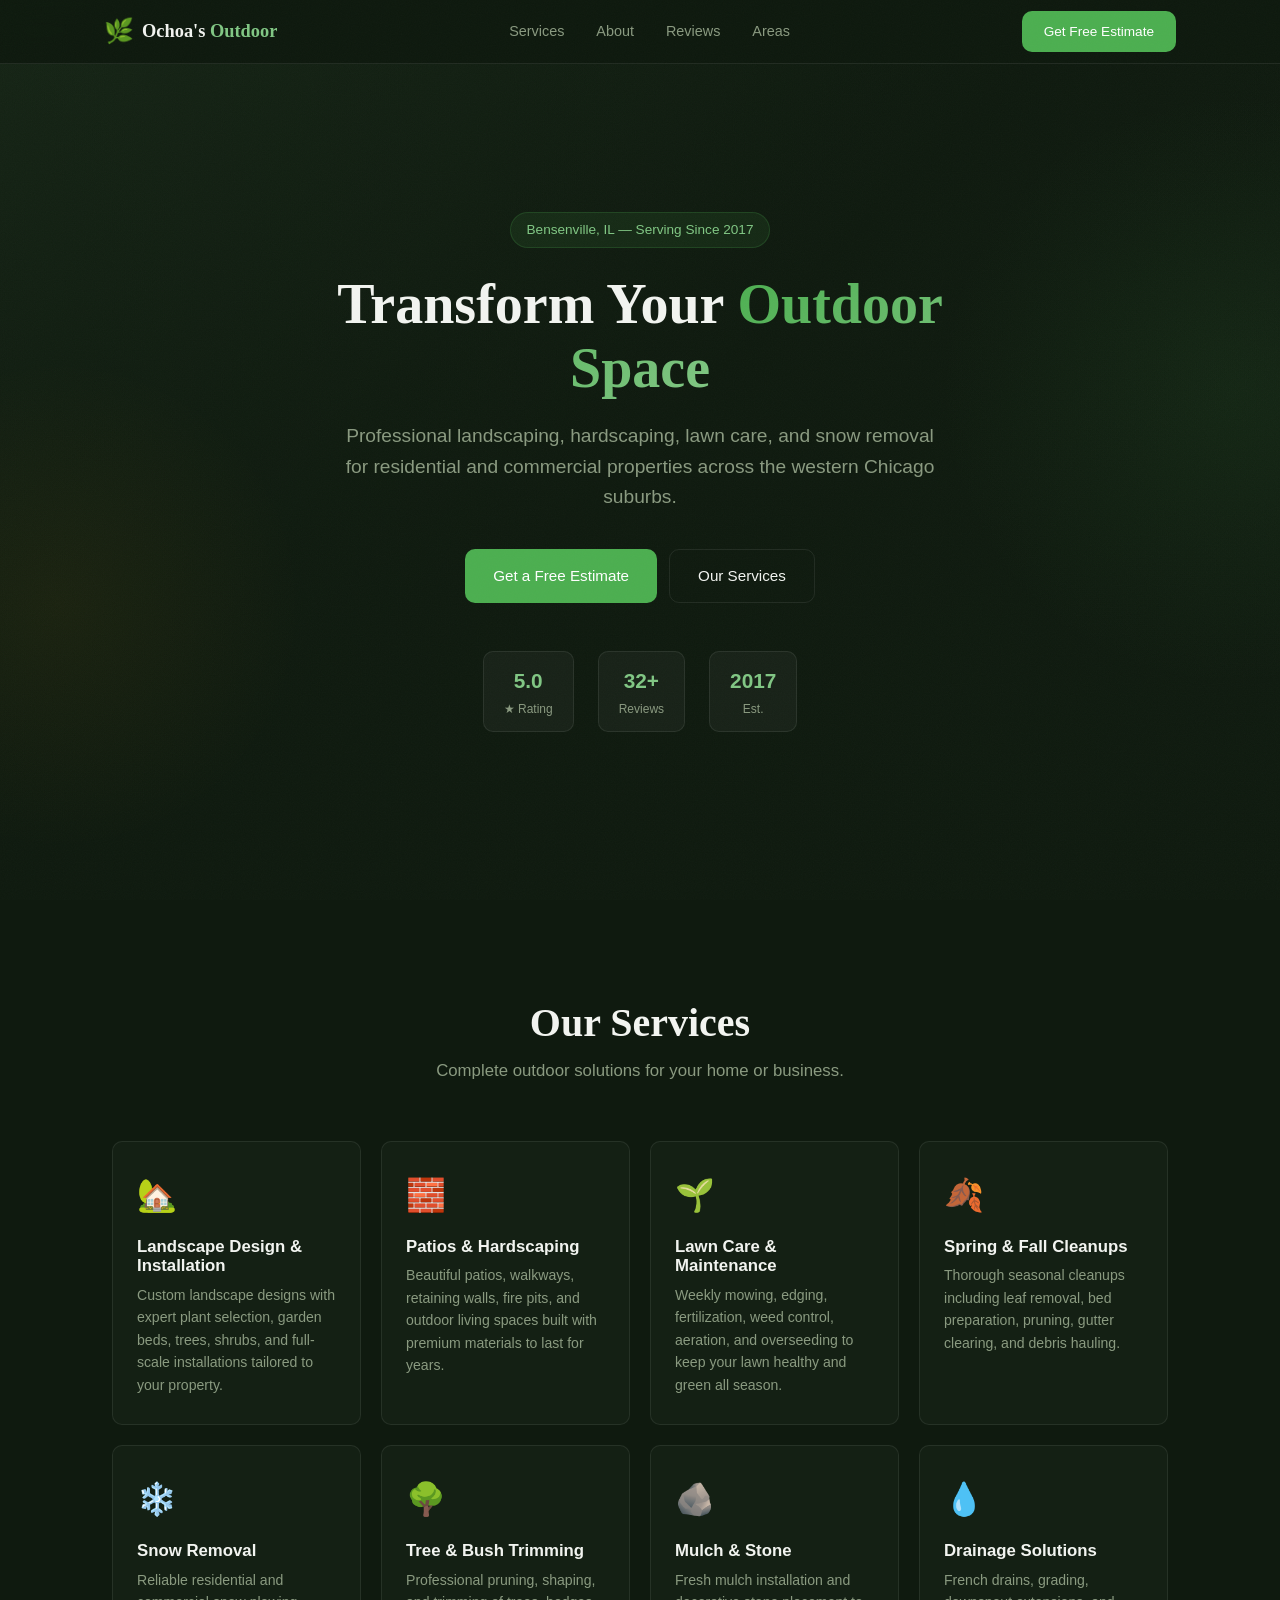
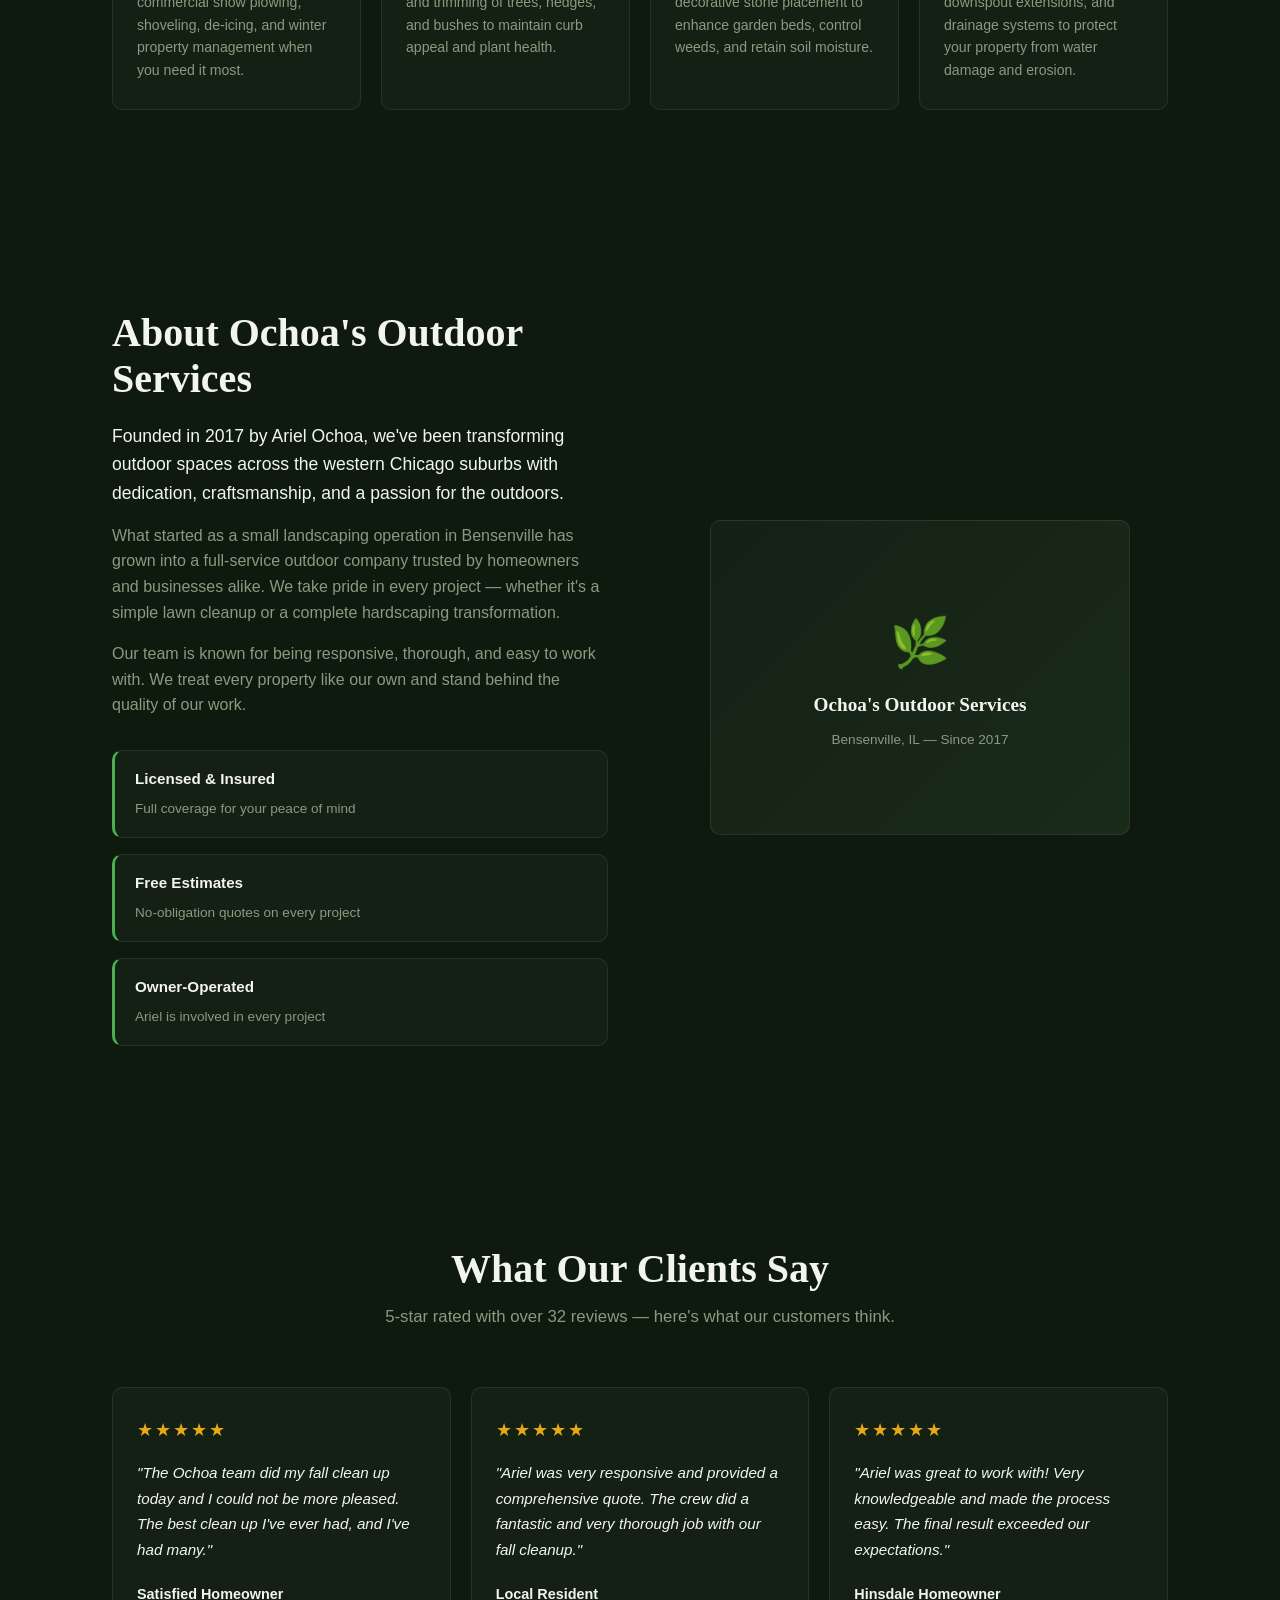
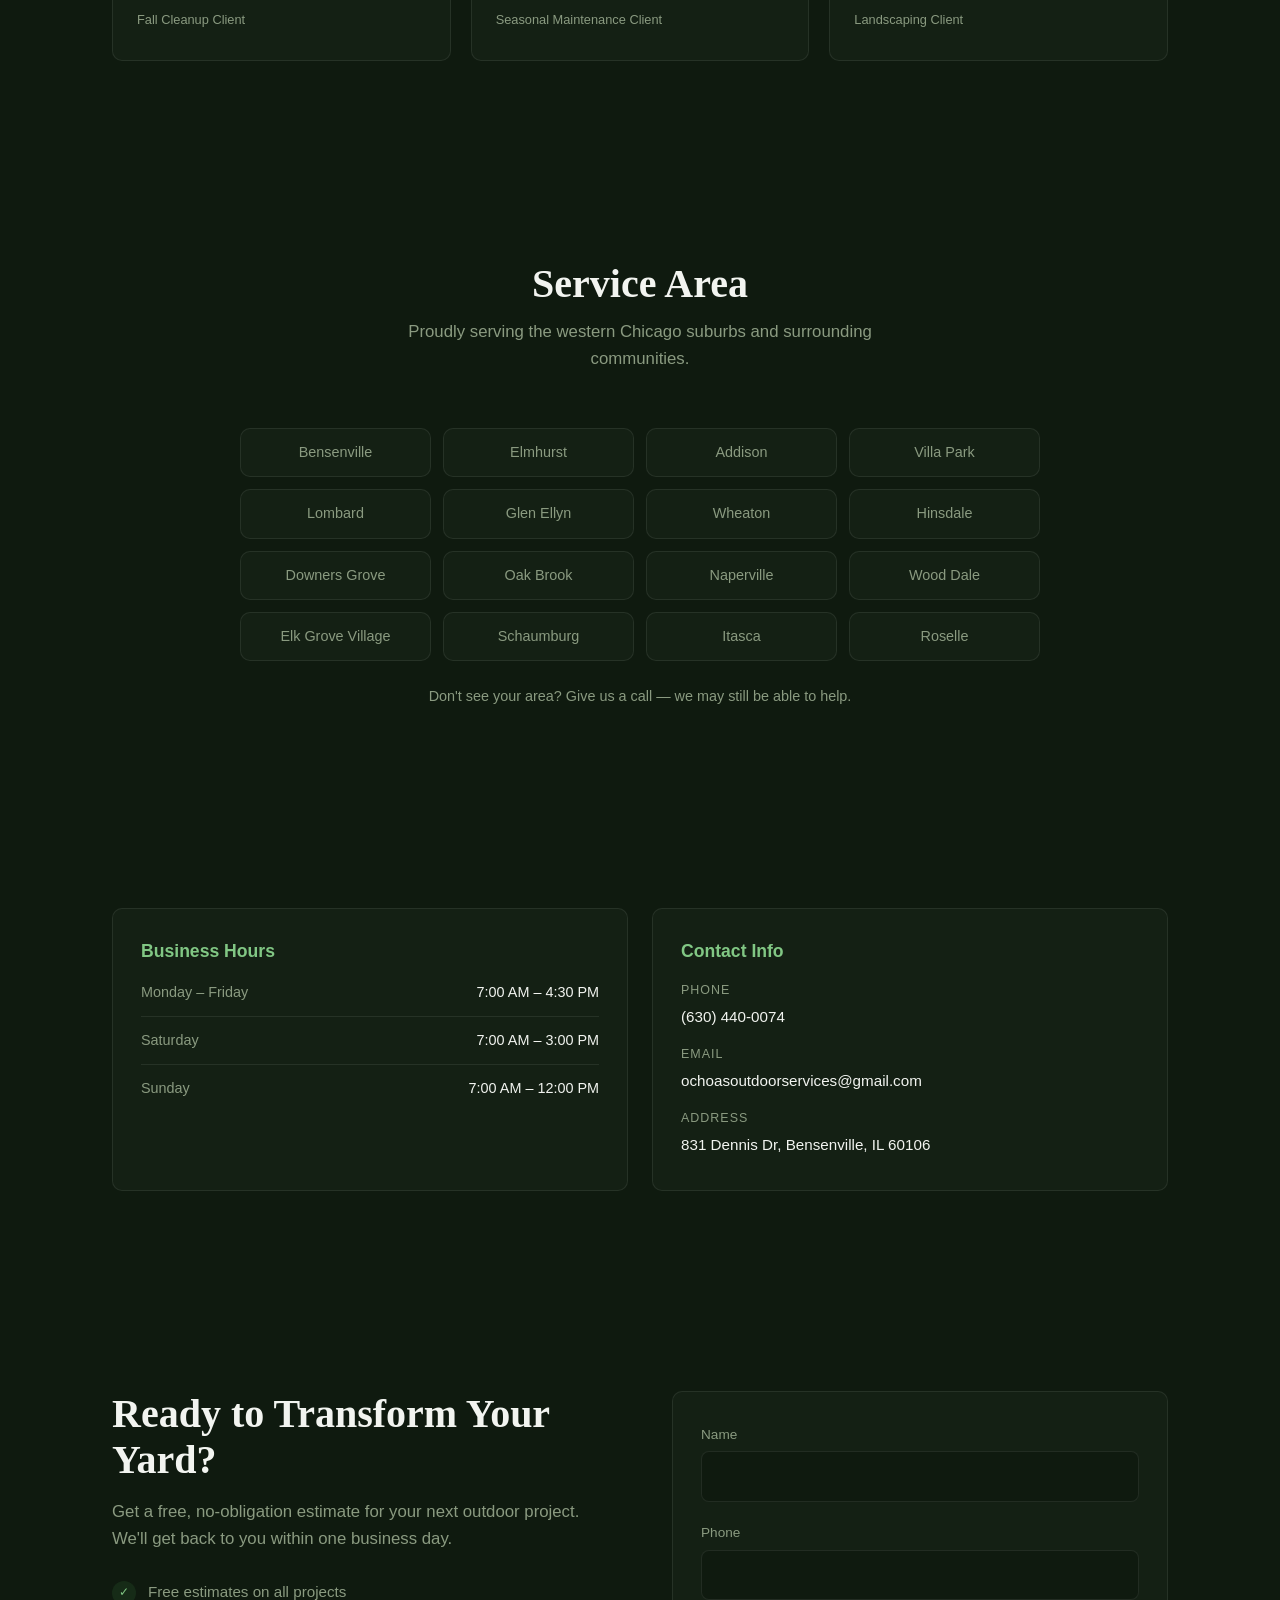
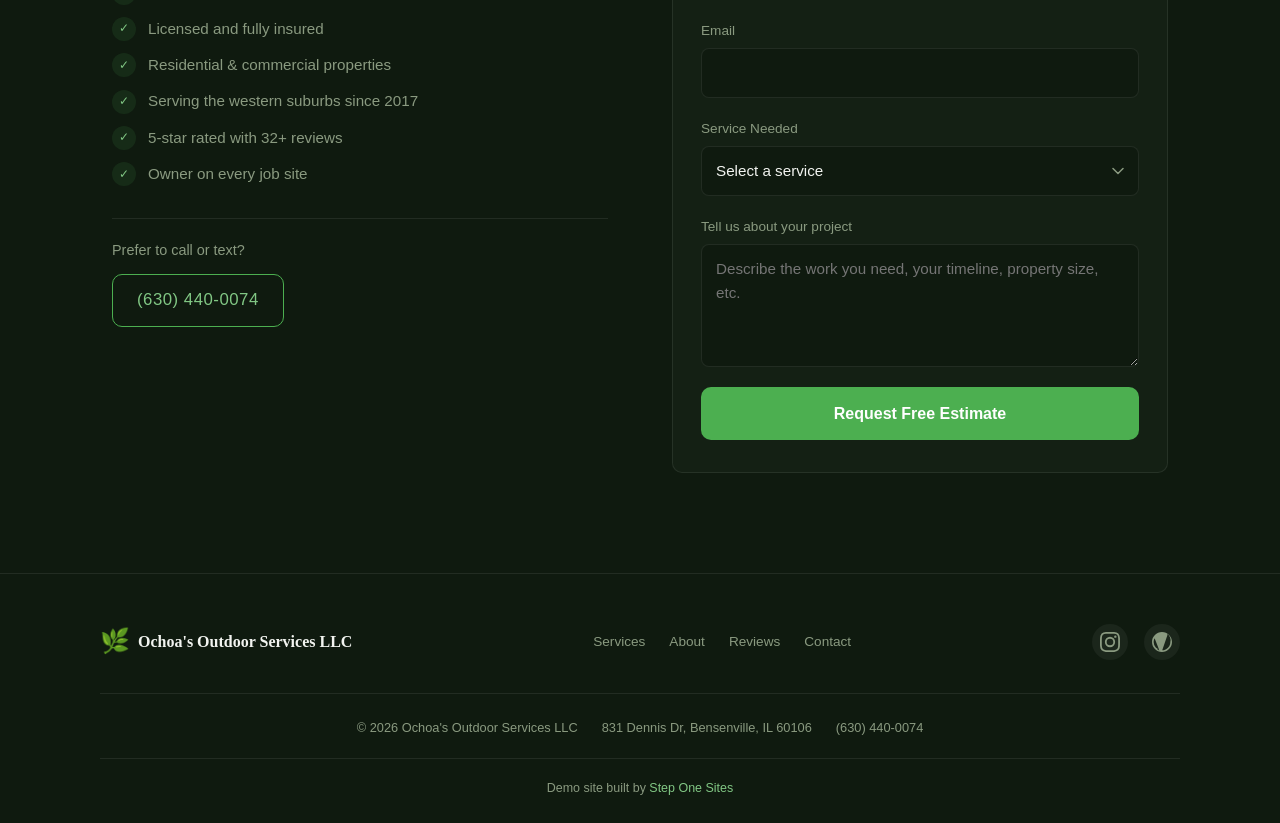
<file: demos/ochoas-outdoor-living/index.html>
<!DOCTYPE html>
<html lang="en">
<head>
  <meta charset="UTF-8">
  <meta name="viewport" content="width=device-width, initial-scale=1.0">
  <title>Ochoa's Outdoor Services LLC — Professional Landscaping in Bensenville, IL</title>
  <meta name="description" content="Ochoa's Outdoor Services LLC provides professional landscaping, hardscaping, lawn care, snow removal, and property maintenance in Bensenville, IL and the western Chicago suburbs. Serving since 2017.">
  <link rel="canonical" href="https://steponesites.com/demos/ochoas-outdoor-living/">
  <link rel="icon" href="data:image/svg+xml,<svg xmlns='http://www.w3.org/2000/svg' viewBox='0 0 100 100'><text y='.9em' font-size='90'>🌿</text></svg>" type="image/svg+xml">

  <!-- Open Graph -->
  <meta property="og:type" content="website">
  <meta property="og:title" content="Ochoa's Outdoor Services LLC — Professional Landscaping">
  <meta property="og:description" content="Professional landscaping, hardscaping, lawn care & snow removal in Bensenville, IL. Serving the western Chicago suburbs since 2017.">
  <meta property="og:url" content="https://steponesites.com/demos/ochoas-outdoor-living/">

  <!-- Twitter Card -->
  <meta name="twitter:card" content="summary">
  <meta name="twitter:title" content="Ochoa's Outdoor Services LLC — Professional Landscaping">
  <meta name="twitter:description" content="Professional landscaping, hardscaping, lawn care & snow removal in Bensenville, IL. Serving the western Chicago suburbs since 2017.">

  <link rel="stylesheet" href="styles.css">

  <!-- JSON-LD: LocalBusiness -->
  <script type="application/ld+json">
  {
    "@context": "https://schema.org",
    "@type": "LandscapingBusiness",
    "name": "Ochoa's Outdoor Services LLC",
    "description": "Professional landscaping, hardscaping, lawn care, snow removal, and property maintenance serving Bensenville, IL and the western Chicago suburbs since 2017.",
    "url": "https://www.ochoasoutdoors.com",
    "telephone": "+1-630-440-0074",
    "email": "ochoasoutdoorservices@gmail.com",
    "address": {
      "@type": "PostalAddress",
      "streetAddress": "831 Dennis Dr",
      "addressLocality": "Bensenville",
      "addressRegion": "IL",
      "postalCode": "60106",
      "addressCountry": "US"
    },
    "openingHoursSpecification": [
      { "@type": "OpeningHoursSpecification", "dayOfWeek": ["Monday","Tuesday","Wednesday","Thursday","Friday"], "opens": "07:00", "closes": "16:30" },
      { "@type": "OpeningHoursSpecification", "dayOfWeek": "Saturday", "opens": "07:00", "closes": "15:00" },
      { "@type": "OpeningHoursSpecification", "dayOfWeek": "Sunday", "opens": "07:00", "closes": "12:00" }
    ],
    "areaServed": [
      { "@type": "Place", "name": "Bensenville, IL" },
      { "@type": "Place", "name": "DuPage County, IL" },
      { "@type": "Place", "name": "Western Chicago Suburbs" }
    ],
    "aggregateRating": {
      "@type": "AggregateRating",
      "ratingValue": "5.0",
      "reviewCount": "32"
    },
    "priceRange": "$$"
  }
  </script>
</head>
<body>

  <!-- Navigation -->
  <nav class="site-nav" aria-label="Main navigation">
    <div class="nav-inner">
      <a href="#" class="nav-logo" aria-label="Ochoa's Outdoor Services home">
        <span class="logo-icon">🌿</span>
        <span class="logo-text">Ochoa's <span class="logo-accent">Outdoor</span></span>
      </a>
      <div class="nav-links">
        <a href="#services">Services</a>
        <a href="#about">About</a>
        <a href="#reviews">Reviews</a>
        <a href="#service-area">Areas</a>
      </div>
      <div class="nav-right">
        <a href="#contact" class="btn-nav-cta">Get Free Estimate</a>
        <button class="hamburger" aria-label="Toggle menu" aria-expanded="false">
          <span></span>
          <span></span>
          <span></span>
        </button>
      </div>
    </div>
    <div class="mobile-menu" role="navigation" aria-label="Mobile navigation">
      <a href="#services">Services</a>
      <a href="#about">About</a>
      <a href="#reviews">Reviews</a>
      <a href="#service-area">Areas</a>
      <a href="#contact" class="btn-nav-cta">Get Free Estimate</a>
    </div>
  </nav>

  <main>
    <!-- Hero -->
    <section class="hero">
      <div class="hero-overlay"></div>
      <div class="hero-content">
        <p class="hero-tag">Bensenville, IL — Serving Since 2017</p>
        <h1>Transform Your <span class="gradient-text">Outdoor Space</span></h1>
        <p class="hero-sub">Professional landscaping, hardscaping, lawn care, and snow removal for residential and commercial properties across the western Chicago suburbs.</p>
        <div class="hero-ctas">
          <a href="#contact" class="btn btn-primary">Get a Free Estimate</a>
          <a href="#services" class="btn btn-ghost">Our Services</a>
        </div>
        <div class="hero-stats">
          <div class="stat-pill">
            <strong>5.0</strong>
            <span>★ Rating</span>
          </div>
          <div class="stat-pill">
            <strong>32+</strong>
            <span>Reviews</span>
          </div>
          <div class="stat-pill">
            <strong>2017</strong>
            <span>Est.</span>
          </div>
        </div>
      </div>
    </section>

    <!-- Services -->
    <section class="container section" id="services" aria-labelledby="services-heading">
      <div class="section-header">
        <h2 id="services-heading">Our Services</h2>
        <p>Complete outdoor solutions for your home or business.</p>
      </div>
      <div class="services-grid">
        <article class="service-card">
          <div class="service-icon">🏡</div>
          <h3>Landscape Design & Installation</h3>
          <p>Custom landscape designs with expert plant selection, garden beds, trees, shrubs, and full-scale installations tailored to your property.</p>
        </article>
        <article class="service-card">
          <div class="service-icon">🧱</div>
          <h3>Patios & Hardscaping</h3>
          <p>Beautiful patios, walkways, retaining walls, fire pits, and outdoor living spaces built with premium materials to last for years.</p>
        </article>
        <article class="service-card">
          <div class="service-icon">🌱</div>
          <h3>Lawn Care & Maintenance</h3>
          <p>Weekly mowing, edging, fertilization, weed control, aeration, and overseeding to keep your lawn healthy and green all season.</p>
        </article>
        <article class="service-card">
          <div class="service-icon">🍂</div>
          <h3>Spring & Fall Cleanups</h3>
          <p>Thorough seasonal cleanups including leaf removal, bed preparation, pruning, gutter clearing, and debris hauling.</p>
        </article>
        <article class="service-card">
          <div class="service-icon">❄️</div>
          <h3>Snow Removal</h3>
          <p>Reliable residential and commercial snow plowing, shoveling, de-icing, and winter property management when you need it most.</p>
        </article>
        <article class="service-card">
          <div class="service-icon">🌳</div>
          <h3>Tree & Bush Trimming</h3>
          <p>Professional pruning, shaping, and trimming of trees, hedges, and bushes to maintain curb appeal and plant health.</p>
        </article>
        <article class="service-card">
          <div class="service-icon">🪨</div>
          <h3>Mulch & Stone</h3>
          <p>Fresh mulch installation and decorative stone placement to enhance garden beds, control weeds, and retain soil moisture.</p>
        </article>
        <article class="service-card">
          <div class="service-icon">💧</div>
          <h3>Drainage Solutions</h3>
          <p>French drains, grading, downspout extensions, and drainage systems to protect your property from water damage and erosion.</p>
        </article>
      </div>
    </section>

    <!-- About -->
    <section class="container section" id="about" aria-labelledby="about-heading">
      <div class="about-grid">
        <div class="about-content">
          <h2 id="about-heading">About Ochoa's Outdoor Services</h2>
          <p class="about-lead">Founded in 2017 by Ariel Ochoa, we've been transforming outdoor spaces across the western Chicago suburbs with dedication, craftsmanship, and a passion for the outdoors.</p>
          <p>What started as a small landscaping operation in Bensenville has grown into a full-service outdoor company trusted by homeowners and businesses alike. We take pride in every project — whether it's a simple lawn cleanup or a complete hardscaping transformation.</p>
          <p>Our team is known for being responsive, thorough, and easy to work with. We treat every property like our own and stand behind the quality of our work.</p>
          <div class="about-highlights">
            <div class="highlight">
              <strong>Licensed & Insured</strong>
              <span>Full coverage for your peace of mind</span>
            </div>
            <div class="highlight">
              <strong>Free Estimates</strong>
              <span>No-obligation quotes on every project</span>
            </div>
            <div class="highlight">
              <strong>Owner-Operated</strong>
              <span>Ariel is involved in every project</span>
            </div>
          </div>
        </div>
        <div class="about-visual">
          <div class="about-image-placeholder">
            <div class="placeholder-content">
              <span class="placeholder-icon">🌿</span>
              <span class="placeholder-text">Ochoa's Outdoor Services</span>
              <span class="placeholder-sub">Bensenville, IL — Since 2017</span>
            </div>
          </div>
        </div>
      </div>
    </section>

    <!-- Reviews -->
    <section class="container section" id="reviews" aria-labelledby="reviews-heading">
      <div class="section-header">
        <h2 id="reviews-heading">What Our Clients Say</h2>
        <p>5-star rated with over 32 reviews — here's what our customers think.</p>
      </div>
      <div class="reviews-grid">
        <article class="review-card">
          <div class="review-stars">★★★★★</div>
          <p class="review-text">"The Ochoa team did my fall clean up today and I could not be more pleased. The best clean up I've ever had, and I've had many."</p>
          <div class="review-author">
            <strong>Satisfied Homeowner</strong>
            <span>Fall Cleanup Client</span>
          </div>
        </article>
        <article class="review-card">
          <div class="review-stars">★★★★★</div>
          <p class="review-text">"Ariel was very responsive and provided a comprehensive quote. The crew did a fantastic and very thorough job with our fall cleanup."</p>
          <div class="review-author">
            <strong>Local Resident</strong>
            <span>Seasonal Maintenance Client</span>
          </div>
        </article>
        <article class="review-card">
          <div class="review-stars">★★★★★</div>
          <p class="review-text">"Ariel was great to work with! Very knowledgeable and made the process easy. The final result exceeded our expectations."</p>
          <div class="review-author">
            <strong>Hinsdale Homeowner</strong>
            <span>Landscaping Client</span>
          </div>
        </article>
      </div>
    </section>

    <!-- Service Area -->
    <section class="container section" id="service-area" aria-labelledby="area-heading">
      <div class="section-header">
        <h2 id="area-heading">Service Area</h2>
        <p>Proudly serving the western Chicago suburbs and surrounding communities.</p>
      </div>
      <div class="area-grid">
        <div class="area-list">
          <div class="area-item">Bensenville</div>
          <div class="area-item">Elmhurst</div>
          <div class="area-item">Addison</div>
          <div class="area-item">Villa Park</div>
          <div class="area-item">Lombard</div>
          <div class="area-item">Glen Ellyn</div>
          <div class="area-item">Wheaton</div>
          <div class="area-item">Hinsdale</div>
          <div class="area-item">Downers Grove</div>
          <div class="area-item">Oak Brook</div>
          <div class="area-item">Naperville</div>
          <div class="area-item">Wood Dale</div>
          <div class="area-item">Elk Grove Village</div>
          <div class="area-item">Schaumburg</div>
          <div class="area-item">Itasca</div>
          <div class="area-item">Roselle</div>
        </div>
        <p class="area-note">Don't see your area? Give us a call — we may still be able to help.</p>
      </div>
    </section>

    <!-- Hours & Info -->
    <section class="container section" id="info" aria-labelledby="info-heading">
      <div class="info-grid">
        <div class="info-card">
          <h3>Business Hours</h3>
          <div class="hours-list">
            <div class="hours-row"><span>Monday – Friday</span><strong>7:00 AM – 4:30 PM</strong></div>
            <div class="hours-row"><span>Saturday</span><strong>7:00 AM – 3:00 PM</strong></div>
            <div class="hours-row"><span>Sunday</span><strong>7:00 AM – 12:00 PM</strong></div>
          </div>
        </div>
        <div class="info-card">
          <h3>Contact Info</h3>
          <div class="contact-details">
            <div class="contact-row">
              <span class="contact-label">Phone</span>
              <a href="tel:+16304400074" class="contact-value">(630) 440-0074</a>
            </div>
            <div class="contact-row">
              <span class="contact-label">Email</span>
              <a href="mailto:ochoasoutdoorservices@gmail.com" class="contact-value">ochoasoutdoorservices@gmail.com</a>
            </div>
            <div class="contact-row">
              <span class="contact-label">Address</span>
              <span class="contact-value">831 Dennis Dr, Bensenville, IL 60106</span>
            </div>
          </div>
        </div>
      </div>
    </section>

    <!-- Contact / CTA -->
    <section class="container section" id="contact" aria-labelledby="contact-heading">
      <div class="contact-grid">
        <div class="contact-pitch">
          <h2 id="contact-heading">Ready to Transform Your Yard?</h2>
          <p>Get a free, no-obligation estimate for your next outdoor project. We'll get back to you within one business day.</p>
          <ul class="checklist">
            <li>Free estimates on all projects</li>
            <li>Licensed and fully insured</li>
            <li>Residential & commercial properties</li>
            <li>Serving the western suburbs since 2017</li>
            <li>5-star rated with 32+ reviews</li>
            <li>Owner on every job site</li>
          </ul>
          <div class="contact-direct">
            <p>Prefer to call or text?</p>
            <a href="tel:+16304400074" class="btn btn-outline-light">(630) 440-0074</a>
          </div>
        </div>
        <div>
          <form class="contact-form" id="contact-form">
            <div class="form-group">
              <label for="name">Name</label>
              <input type="text" id="name" name="name" required autocomplete="name">
            </div>
            <div class="form-group">
              <label for="phone">Phone</label>
              <input type="tel" id="phone" name="phone" required autocomplete="tel">
            </div>
            <div class="form-group">
              <label for="email">Email</label>
              <input type="email" id="email" name="email" autocomplete="email">
            </div>
            <div class="form-group">
              <label for="service">Service Needed</label>
              <select id="service" name="service">
                <option value="" disabled selected>Select a service</option>
                <option value="Landscape Design">Landscape Design & Installation</option>
                <option value="Patios & Hardscaping">Patios & Hardscaping</option>
                <option value="Lawn Care">Lawn Care & Maintenance</option>
                <option value="Seasonal Cleanup">Spring & Fall Cleanups</option>
                <option value="Snow Removal">Snow Removal</option>
                <option value="Tree & Bush Trimming">Tree & Bush Trimming</option>
                <option value="Mulch & Stone">Mulch & Stone</option>
                <option value="Drainage">Drainage Solutions</option>
                <option value="Other">Other</option>
              </select>
            </div>
            <div class="form-group">
              <label for="message">Tell us about your project</label>
              <textarea id="message" name="message" rows="4" placeholder="Describe the work you need, your timeline, property size, etc."></textarea>
            </div>
            <button type="submit" class="form-submit">Request Free Estimate</button>
          </form>
          <div class="success-overlay" id="success-overlay" role="dialog" aria-modal="true" aria-labelledby="success-title">
            <div class="success-modal">
              <div class="success-icon" aria-hidden="true">✓</div>
              <h3 id="success-title">Request Sent!</h3>
              <p>Thanks for reaching out! We'll get back to you within one business day.</p>
              <button class="success-close" id="success-close" aria-label="Close confirmation">Got it</button>
            </div>
          </div>
        </div>
      </div>
    </section>
  </main>

  <!-- Footer -->
  <footer class="site-footer">
    <div class="container">
      <div class="footer-top">
        <div class="footer-brand">
          <span class="logo-icon">🌿</span>
          <span class="footer-name">Ochoa's Outdoor Services LLC</span>
        </div>
        <div class="footer-links">
          <a href="#services">Services</a>
          <a href="#about">About</a>
          <a href="#reviews">Reviews</a>
          <a href="#contact">Contact</a>
        </div>
        <div class="footer-social">
          <a href="https://www.instagram.com/ochoas_outdoor_services_llc/" target="_blank" rel="noopener noreferrer" aria-label="Instagram">
            <svg width="20" height="20" viewBox="0 0 24 24" fill="currentColor"><path d="M12 2.163c3.204 0 3.584.012 4.85.07 3.252.148 4.771 1.691 4.919 4.919.058 1.265.069 1.645.069 4.849 0 3.205-.012 3.584-.069 4.849-.149 3.225-1.664 4.771-4.919 4.919-1.266.058-1.644.07-4.85.07-3.204 0-3.584-.012-4.849-.07-3.26-.149-4.771-1.699-4.919-4.92-.058-1.265-.07-1.644-.07-4.849 0-3.204.013-3.583.07-4.849.149-3.227 1.664-4.771 4.919-4.919 1.266-.057 1.645-.069 4.849-.069zM12 0C8.741 0 8.333.014 7.053.072 2.695.272.273 2.69.073 7.052.014 8.333 0 8.741 0 12c0 3.259.014 3.668.072 4.948.2 4.358 2.618 6.78 6.98 6.98C8.333 23.986 8.741 24 12 24c3.259 0 3.668-.014 4.948-.072 4.354-.2 6.782-2.618 6.979-6.98.059-1.28.073-1.689.073-4.948 0-3.259-.014-3.667-.072-4.947-.196-4.354-2.617-6.78-6.979-6.98C15.668.014 15.259 0 12 0zm0 5.838a6.162 6.162 0 100 12.324 6.162 6.162 0 000-12.324zM12 16a4 4 0 110-8 4 4 0 010 8zm6.406-11.845a1.44 1.44 0 100 2.881 1.44 1.44 0 000-2.881z"/></svg>
          </a>
          <a href="https://www.ochoasoutdoors.com" target="_blank" rel="noopener noreferrer" aria-label="Website">
            <svg width="20" height="20" viewBox="0 0 24 24" fill="currentColor"><path d="M12 0C5.373 0 0 5.373 0 12s5.373 12 12 12 12-5.373 12-12S18.627 0 12 0zm-1 21.938A9.969 9.969 0 012 12c0-1.662.41-3.228 1.132-4.605L8.878 22.197c-1.13-.437-2.153-1.07-3.03-1.855L11 21.938zm1.262.054l5.266-15.28C18.028 5.357 18.5 4.224 18.5 3.25c0-.39-.04-.748-.096-1.088A9.965 9.965 0 0122 12c0 4.504-2.983 8.312-7.088 9.572l-.65.42z"/></svg>
          </a>
        </div>
      </div>
      <div class="footer-bottom">
        <span>&copy; 2026 Ochoa's Outdoor Services LLC</span>
        <span>831 Dennis Dr, Bensenville, IL 60106</span>
        <span>(630) 440-0074</span>
      </div>
      <div class="footer-demo-badge">
        <span>Demo site built by <a href="https://steponesites.com" target="_blank" rel="noopener noreferrer">Step One Sites</a></span>
      </div>
    </div>
  </footer>

  <script src="main.js"></script>
</body>
</html>
</file>
<file: demos/ochoas-outdoor-living/styles.css>
/* ============================================
   Ochoa's Outdoor Services — Demo Styles
   ============================================ */

/* --- Custom Properties --- */
:root {
  --bg: #0f1a0f;
  --bg-2: #142014;
  --bg-3: #1a2b1a;
  --green: #4CAF50;
  --green-light: #81C784;
  --green-dark: #2E7D32;
  --brown: #8D6E63;
  --brown-light: #A1887F;
  --gold: #E6A817;
  --gold-light: #F5C842;
  --gradient: linear-gradient(135deg, #4CAF50, #81C784);
  --gradient-warm: linear-gradient(135deg, #E6A817, #4CAF50);
  --white: #F2F4F0;
  --muted: #8A9A80;
  --border: rgba(255, 255, 255, 0.08);
  --font-heading: 'Georgia', 'Times New Roman', serif;
  --font-body: -apple-system, BlinkMacSystemFont, 'Segoe UI', Roboto, 'Helvetica Neue', Arial, sans-serif;
  --radius: 10px;
  --nav-height: 64px;
}

/* --- Reset --- */
*, *::before, *::after {
  margin: 0;
  padding: 0;
  box-sizing: border-box;
}

html {
  scroll-behavior: smooth;
  -webkit-text-size-adjust: 100%;
}

body {
  font-family: var(--font-body);
  font-weight: 400;
  color: var(--white);
  background: var(--bg);
  line-height: 1.6;
  overflow-x: hidden;
  -webkit-font-smoothing: antialiased;
}

/* Subtle texture overlay */
body::after {
  content: '';
  position: fixed;
  inset: 0;
  pointer-events: none;
  z-index: 9999;
  opacity: 0.025;
  background-image: url("data:image/svg+xml,%3Csvg viewBox='0 0 256 256' xmlns='http://www.w3.org/2000/svg'%3E%3Cfilter id='n'%3E%3CfeTurbulence type='fractalNoise' baseFrequency='0.9' numOctaves='4' stitchTiles='stitch'/%3E%3C/filter%3E%3Crect width='100%25' height='100%25' filter='url(%23n)'/%3E%3C/svg%3E");
  background-repeat: repeat;
  background-size: 256px 256px;
}

img, svg {
  display: block;
  max-width: 100%;
}

a {
  color: inherit;
  text-decoration: none;
}

ul, ol {
  list-style: none;
}

button, input, select, textarea {
  font: inherit;
  color: inherit;
  border: none;
  background: none;
  outline: none;
}

button {
  cursor: pointer;
}

/* --- Utility --- */
.container {
  width: 100%;
  max-width: 1120px;
  margin: 0 auto;
  padding: 0 24px;
}

@media (min-width: 768px) {
  .container { padding: 0 32px; }
}

@media (min-width: 1024px) {
  .container { padding: 0 20px; }
}

.section {
  padding: 80px 24px;
}

@media (min-width: 768px) {
  .section { padding: 100px 32px; }
}

.gradient-text {
  background: var(--gradient);
  -webkit-background-clip: text;
  background-clip: text;
  -webkit-text-fill-color: transparent;
}

/* --- Typography --- */
h1, h2, h3, h4 {
  font-family: var(--font-heading);
  font-weight: 700;
  line-height: 1.15;
  color: var(--white);
}

h1 { font-size: clamp(2rem, 6vw, 3.5rem); }
h2 { font-size: clamp(1.5rem, 4vw, 2.5rem); }
h3 { font-size: clamp(1.1rem, 2.5vw, 1.4rem); }

p {
  font-weight: 300;
  color: var(--muted);
}

/* =========================================
   Navigation
   ========================================= */
.site-nav {
  position: fixed;
  top: 0;
  left: 0;
  width: 100%;
  height: var(--nav-height);
  z-index: 1000;
  background: rgba(15, 26, 15, 0.92);
  backdrop-filter: blur(12px);
  -webkit-backdrop-filter: blur(12px);
  border-bottom: 1px solid var(--border);
}

.nav-inner {
  max-width: 1120px;
  margin: 0 auto;
  height: 100%;
  display: flex;
  align-items: center;
  justify-content: space-between;
  padding: 0 24px;
}

.nav-logo {
  display: flex;
  align-items: center;
  gap: 8px;
  font-family: var(--font-heading);
  font-size: 1.15rem;
  font-weight: 700;
  white-space: nowrap;
}

.logo-icon {
  font-size: 1.5rem;
}

.logo-accent {
  color: var(--green-light);
}

.nav-links {
  display: none;
  gap: 32px;
}

@media (min-width: 768px) {
  .nav-links {
    display: flex;
  }
}

.nav-links a {
  font-size: 0.9rem;
  font-weight: 400;
  color: var(--muted);
  transition: color 0.2s ease;
}

.nav-links a:hover {
  color: var(--white);
}

.nav-right {
  display: flex;
  align-items: center;
  gap: 12px;
}

.btn-nav-cta {
  display: none;
  padding: 10px 22px;
  border-radius: var(--radius);
  background: var(--green);
  color: #fff;
  font-weight: 500;
  font-size: 0.85rem;
  transition: background 0.2s ease, transform 0.2s ease;
}

@media (min-width: 768px) {
  .btn-nav-cta { display: inline-flex; }
}

.btn-nav-cta:hover {
  background: var(--green-dark);
  transform: translateY(-1px);
}

/* Hamburger */
.hamburger {
  display: flex;
  flex-direction: column;
  justify-content: center;
  gap: 5px;
  width: 32px;
  height: 32px;
  cursor: pointer;
}

@media (min-width: 768px) {
  .hamburger { display: none; }
}

.hamburger span {
  display: block;
  width: 100%;
  height: 2px;
  background: var(--white);
  border-radius: 2px;
  transition: all 0.3s ease;
}

.hamburger.open span:nth-child(1) { transform: translateY(7px) rotate(45deg); }
.hamburger.open span:nth-child(2) { opacity: 0; }
.hamburger.open span:nth-child(3) { transform: translateY(-7px) rotate(-45deg); }

/* Mobile Menu */
.mobile-menu {
  display: none;
  flex-direction: column;
  padding: 16px 24px 24px;
  background: var(--bg-2);
  border-bottom: 1px solid var(--border);
}

.mobile-menu.open {
  display: flex;
}

@media (min-width: 768px) {
  .mobile-menu { display: none !important; }
}

.mobile-menu a {
  padding: 12px 0;
  font-size: 1rem;
  color: var(--muted);
  border-bottom: 1px solid var(--border);
  transition: color 0.2s ease;
}

.mobile-menu a:hover { color: var(--white); }
.mobile-menu a:last-child { border-bottom: none; }

.mobile-menu .btn-nav-cta {
  display: inline-flex;
  align-items: center;
  justify-content: center;
  margin-top: 12px;
  text-align: center;
}

/* =========================================
   Hero
   ========================================= */
.hero {
  position: relative;
  min-height: 100vh;
  display: flex;
  align-items: center;
  justify-content: center;
  padding: calc(var(--nav-height) + 40px) 24px 60px;
  background:
    linear-gradient(180deg, rgba(15, 26, 15, 0.3) 0%, var(--bg) 100%),
    linear-gradient(135deg, var(--bg-3) 0%, var(--bg) 50%, var(--bg-2) 100%);
  overflow: hidden;
}

.hero::before {
  content: '';
  position: absolute;
  top: 10%;
  right: -20%;
  width: 600px;
  height: 600px;
  background: radial-gradient(circle, rgba(76, 175, 80, 0.08) 0%, transparent 70%);
  border-radius: 50%;
  pointer-events: none;
}

.hero::after {
  content: '';
  position: absolute;
  bottom: 5%;
  left: -15%;
  width: 500px;
  height: 500px;
  background: radial-gradient(circle, rgba(230, 168, 23, 0.05) 0%, transparent 70%);
  border-radius: 50%;
  pointer-events: none;
}

.hero-content {
  position: relative;
  z-index: 2;
  max-width: 740px;
  text-align: center;
}

.hero-tag {
  display: inline-block;
  padding: 6px 16px;
  margin-bottom: 24px;
  font-size: 0.85rem;
  font-weight: 500;
  color: var(--green-light);
  background: rgba(76, 175, 80, 0.1);
  border: 1px solid rgba(76, 175, 80, 0.2);
  border-radius: 50px;
}

.hero h1 {
  margin-bottom: 20px;
}

.hero-sub {
  font-size: clamp(1rem, 2vw, 1.2rem);
  color: var(--muted);
  margin-bottom: 36px;
  max-width: 600px;
  margin-left: auto;
  margin-right: auto;
}

.hero-ctas {
  display: flex;
  flex-wrap: wrap;
  gap: 12px;
  justify-content: center;
  margin-bottom: 48px;
}

.hero-stats {
  display: flex;
  justify-content: center;
  gap: 24px;
  flex-wrap: wrap;
}

.stat-pill {
  display: flex;
  flex-direction: column;
  align-items: center;
  gap: 2px;
  padding: 12px 20px;
  background: rgba(255, 255, 255, 0.04);
  border: 1px solid var(--border);
  border-radius: var(--radius);
}

.stat-pill strong {
  font-size: 1.3rem;
  color: var(--green-light);
}

.stat-pill span {
  font-size: 0.75rem;
  color: var(--muted);
}

/* --- Buttons --- */
.btn {
  display: inline-flex;
  align-items: center;
  justify-content: center;
  padding: 14px 28px;
  min-height: 44px;
  border-radius: var(--radius);
  font-family: var(--font-body);
  font-weight: 500;
  font-size: 0.95rem;
  transition: transform 0.2s ease, box-shadow 0.2s ease, background 0.2s ease;
  white-space: nowrap;
}

.btn:hover {
  transform: translateY(-2px);
}

.btn-primary {
  background: var(--green);
  color: #fff;
}

.btn-primary:hover {
  background: var(--green-dark);
  box-shadow: 0 4px 20px rgba(76, 175, 80, 0.3);
}

.btn-ghost {
  border: 1px solid var(--border);
  color: var(--white);
  background: transparent;
}

.btn-ghost:hover {
  border-color: var(--muted);
}

.btn-outline-light {
  display: inline-flex;
  align-items: center;
  justify-content: center;
  padding: 12px 24px;
  border: 1px solid var(--green);
  color: var(--green-light);
  border-radius: var(--radius);
  font-weight: 500;
  font-size: 1.05rem;
  letter-spacing: 0.5px;
  transition: all 0.2s ease;
}

.btn-outline-light:hover {
  background: var(--green);
  color: #fff;
}

/* =========================================
   Section Headers
   ========================================= */
.section-header {
  text-align: center;
  margin-bottom: 56px;
}

.section-header h2 {
  margin-bottom: 12px;
}

.section-header p {
  font-size: 1.05rem;
  max-width: 560px;
  margin: 0 auto;
}

/* =========================================
   Services Grid
   ========================================= */
.services-grid {
  display: grid;
  gap: 20px;
  grid-template-columns: 1fr;
}

@media (min-width: 600px) {
  .services-grid { grid-template-columns: repeat(2, 1fr); }
}

@media (min-width: 900px) {
  .services-grid { grid-template-columns: repeat(4, 1fr); }
}

.service-card {
  background: var(--bg-2);
  border: 1px solid var(--border);
  border-radius: var(--radius);
  padding: 28px 24px;
  transition: transform 0.2s ease, border-color 0.2s ease;
}

.service-card:hover {
  transform: translateY(-4px);
  border-color: rgba(76, 175, 80, 0.25);
}

.service-icon {
  font-size: 2rem;
  margin-bottom: 16px;
}

.service-card h3 {
  font-family: var(--font-body);
  font-size: 1.05rem;
  font-weight: 600;
  margin-bottom: 8px;
}

.service-card p {
  font-size: 0.88rem;
  line-height: 1.6;
}

/* =========================================
   About
   ========================================= */
.about-grid {
  display: grid;
  gap: 48px;
  align-items: center;
}

@media (min-width: 768px) {
  .about-grid { grid-template-columns: 1fr 1fr; gap: 64px; }
}

.about-content h2 {
  margin-bottom: 20px;
}

.about-lead {
  font-size: 1.1rem;
  color: var(--white);
  font-weight: 400;
  margin-bottom: 16px;
}

.about-content p {
  margin-bottom: 16px;
}

.about-highlights {
  display: grid;
  gap: 16px;
  margin-top: 32px;
}

.highlight {
  padding: 16px 20px;
  background: var(--bg-2);
  border: 1px solid var(--border);
  border-radius: var(--radius);
  border-left: 3px solid var(--green);
}

.highlight strong {
  display: block;
  font-size: 0.95rem;
  margin-bottom: 4px;
}

.highlight span {
  font-size: 0.85rem;
  color: var(--muted);
}

.about-visual {
  display: flex;
  justify-content: center;
}

.about-image-placeholder {
  width: 100%;
  max-width: 420px;
  aspect-ratio: 4 / 3;
  background: linear-gradient(135deg, var(--bg-2) 0%, var(--bg-3) 100%);
  border: 1px solid var(--border);
  border-radius: var(--radius);
  display: flex;
  align-items: center;
  justify-content: center;
  overflow: hidden;
}

.placeholder-content {
  display: flex;
  flex-direction: column;
  align-items: center;
  gap: 8px;
  text-align: center;
  padding: 24px;
}

.placeholder-icon {
  font-size: 3rem;
}

.placeholder-text {
  font-family: var(--font-heading);
  font-size: 1.2rem;
  font-weight: 700;
  color: var(--white);
}

.placeholder-sub {
  font-size: 0.85rem;
  color: var(--muted);
}

/* =========================================
   Reviews
   ========================================= */
.reviews-grid {
  display: grid;
  gap: 20px;
  grid-template-columns: 1fr;
}

@media (min-width: 768px) {
  .reviews-grid { grid-template-columns: repeat(3, 1fr); }
}

.review-card {
  background: var(--bg-2);
  border: 1px solid var(--border);
  border-radius: var(--radius);
  padding: 28px 24px;
}

.review-stars {
  color: var(--gold);
  font-size: 1.1rem;
  letter-spacing: 2px;
  margin-bottom: 16px;
}

.review-text {
  font-size: 0.95rem;
  color: var(--white);
  font-weight: 400;
  font-style: italic;
  line-height: 1.7;
  margin-bottom: 20px;
}

.review-author strong {
  display: block;
  font-size: 0.9rem;
}

.review-author span {
  font-size: 0.8rem;
  color: var(--muted);
}

/* =========================================
   Service Area
   ========================================= */
.area-grid {
  max-width: 800px;
  margin: 0 auto;
}

.area-list {
  display: grid;
  grid-template-columns: repeat(2, 1fr);
  gap: 12px;
}

@media (min-width: 600px) {
  .area-list { grid-template-columns: repeat(4, 1fr); }
}

.area-item {
  padding: 12px 16px;
  background: var(--bg-2);
  border: 1px solid var(--border);
  border-radius: var(--radius);
  text-align: center;
  font-size: 0.9rem;
  color: var(--muted);
  transition: border-color 0.2s ease, color 0.2s ease;
}

.area-item:hover {
  border-color: rgba(76, 175, 80, 0.25);
  color: var(--white);
}

.area-note {
  text-align: center;
  margin-top: 24px;
  font-size: 0.9rem;
}

/* =========================================
   Info Grid (Hours & Contact)
   ========================================= */
.info-grid {
  display: grid;
  gap: 24px;
}

@media (min-width: 768px) {
  .info-grid { grid-template-columns: repeat(2, 1fr); }
}

.info-card {
  background: var(--bg-2);
  border: 1px solid var(--border);
  border-radius: var(--radius);
  padding: 32px 28px;
}

.info-card h3 {
  font-family: var(--font-body);
  font-weight: 600;
  font-size: 1.1rem;
  margin-bottom: 20px;
  color: var(--green-light);
}

.hours-list {
  display: flex;
  flex-direction: column;
  gap: 12px;
}

.hours-row {
  display: flex;
  justify-content: space-between;
  align-items: center;
  padding-bottom: 12px;
  border-bottom: 1px solid var(--border);
}

.hours-row:last-child {
  border-bottom: none;
  padding-bottom: 0;
}

.hours-row span {
  font-size: 0.9rem;
  color: var(--muted);
}

.hours-row strong {
  font-size: 0.9rem;
  font-weight: 500;
}

.contact-details {
  display: flex;
  flex-direction: column;
  gap: 16px;
}

.contact-row {
  display: flex;
  flex-direction: column;
  gap: 4px;
}

.contact-label {
  font-size: 0.78rem;
  text-transform: uppercase;
  letter-spacing: 1px;
  color: var(--muted);
}

.contact-value {
  font-size: 0.95rem;
  color: var(--white);
  transition: color 0.2s ease;
}

a.contact-value:hover {
  color: var(--green-light);
}

/* =========================================
   Contact / CTA
   ========================================= */
.contact-grid {
  display: grid;
  gap: 48px;
}

@media (min-width: 768px) {
  .contact-grid { grid-template-columns: 1fr 1fr; gap: 64px; }
}

.contact-pitch h2 {
  margin-bottom: 16px;
}

.contact-pitch > p {
  margin-bottom: 28px;
  font-size: 1.05rem;
}

.checklist {
  display: flex;
  flex-direction: column;
  gap: 12px;
  margin-bottom: 32px;
}

.checklist li {
  display: flex;
  align-items: center;
  gap: 12px;
  font-size: 0.95rem;
  color: var(--muted);
}

.checklist li::before {
  content: '✓';
  display: flex;
  align-items: center;
  justify-content: center;
  width: 24px;
  height: 24px;
  border-radius: 50%;
  background: rgba(76, 175, 80, 0.12);
  color: var(--green-light);
  font-size: 0.75rem;
  flex-shrink: 0;
}

.contact-direct {
  padding-top: 20px;
  border-top: 1px solid var(--border);
}

.contact-direct p {
  font-size: 0.9rem;
  margin-bottom: 12px;
}

/* --- Contact Form --- */
.contact-form {
  display: flex;
  flex-direction: column;
  gap: 20px;
  background: var(--bg-2);
  border: 1px solid var(--border);
  border-radius: var(--radius);
  padding: 32px 28px;
}

.form-group {
  display: flex;
  flex-direction: column;
  gap: 6px;
}

.form-group label {
  font-size: 0.85rem;
  font-weight: 500;
  color: var(--muted);
}

.form-group input,
.form-group select,
.form-group textarea {
  padding: 12px 14px;
  background: var(--bg);
  border: 1px solid var(--border);
  border-radius: 8px;
  font-size: 0.95rem;
  color: var(--white);
  transition: border-color 0.2s ease;
}

.form-group input:focus,
.form-group select:focus,
.form-group textarea:focus {
  border-color: var(--green);
}

.form-group select {
  cursor: pointer;
  appearance: none;
  background-image: url("data:image/svg+xml,%3Csvg width='12' height='8' viewBox='0 0 12 8' fill='none' xmlns='http://www.w3.org/2000/svg'%3E%3Cpath d='M1 1.5L6 6.5L11 1.5' stroke='%238A9A80' stroke-width='1.5' stroke-linecap='round' stroke-linejoin='round'/%3E%3C/svg%3E");
  background-repeat: no-repeat;
  background-position: right 14px center;
  padding-right: 40px;
}

.form-group textarea {
  resize: vertical;
  min-height: 100px;
}

.form-submit {
  padding: 14px 28px;
  background: var(--green);
  color: #fff;
  font-weight: 600;
  font-size: 1rem;
  border-radius: var(--radius);
  transition: background 0.2s ease, transform 0.2s ease;
  min-height: 48px;
}

.form-submit:hover {
  background: var(--green-dark);
  transform: translateY(-2px);
}

/* Success Overlay */
.success-overlay {
  display: none;
  position: fixed;
  inset: 0;
  z-index: 2000;
  background: rgba(0, 0, 0, 0.7);
  align-items: center;
  justify-content: center;
  padding: 24px;
}

.success-overlay.show {
  display: flex;
}

.success-modal {
  background: var(--bg-2);
  border: 1px solid var(--border);
  border-radius: var(--radius);
  padding: 40px 32px;
  text-align: center;
  max-width: 400px;
  width: 100%;
}

.success-icon {
  display: inline-flex;
  align-items: center;
  justify-content: center;
  width: 56px;
  height: 56px;
  border-radius: 50%;
  background: rgba(76, 175, 80, 0.15);
  color: var(--green-light);
  font-size: 1.5rem;
  font-weight: 700;
  margin-bottom: 16px;
}

.success-modal h3 {
  font-family: var(--font-body);
  font-size: 1.3rem;
  margin-bottom: 8px;
}

.success-modal p {
  font-size: 0.95rem;
  margin-bottom: 24px;
}

.success-close {
  padding: 12px 28px;
  background: var(--green);
  color: #fff;
  font-weight: 500;
  border-radius: var(--radius);
  transition: background 0.2s ease;
}

.success-close:hover {
  background: var(--green-dark);
}

/* =========================================
   Footer
   ========================================= */
.site-footer {
  border-top: 1px solid var(--border);
  padding: 48px 0 24px;
  margin-top: 0;
}

.footer-top {
  display: flex;
  flex-direction: column;
  gap: 24px;
  align-items: center;
  padding-bottom: 32px;
  border-bottom: 1px solid var(--border);
}

@media (min-width: 768px) {
  .footer-top {
    flex-direction: row;
    justify-content: space-between;
  }
}

.footer-brand {
  display: flex;
  align-items: center;
  gap: 8px;
}

.footer-name {
  font-family: var(--font-heading);
  font-weight: 700;
  font-size: 1rem;
}

.footer-links {
  display: flex;
  gap: 24px;
}

.footer-links a {
  font-size: 0.85rem;
  color: var(--muted);
  transition: color 0.2s ease;
}

.footer-links a:hover {
  color: var(--white);
}

.footer-social {
  display: flex;
  gap: 16px;
}

.footer-social a {
  display: flex;
  align-items: center;
  justify-content: center;
  width: 36px;
  height: 36px;
  border-radius: 50%;
  background: rgba(255, 255, 255, 0.05);
  color: var(--muted);
  transition: color 0.2s ease, background 0.2s ease;
}

.footer-social a:hover {
  color: var(--white);
  background: rgba(255, 255, 255, 0.1);
}

.footer-bottom {
  display: flex;
  flex-wrap: wrap;
  justify-content: center;
  gap: 12px 24px;
  padding-top: 24px;
  font-size: 0.8rem;
  color: var(--muted);
}

.footer-demo-badge {
  text-align: center;
  margin-top: 20px;
  padding-top: 20px;
  border-top: 1px solid var(--border);
  font-size: 0.78rem;
  color: var(--muted);
}

.footer-demo-badge a {
  color: var(--green-light);
  font-weight: 500;
  transition: color 0.2s ease;
}

.footer-demo-badge a:hover {
  color: var(--white);
}
</file>
